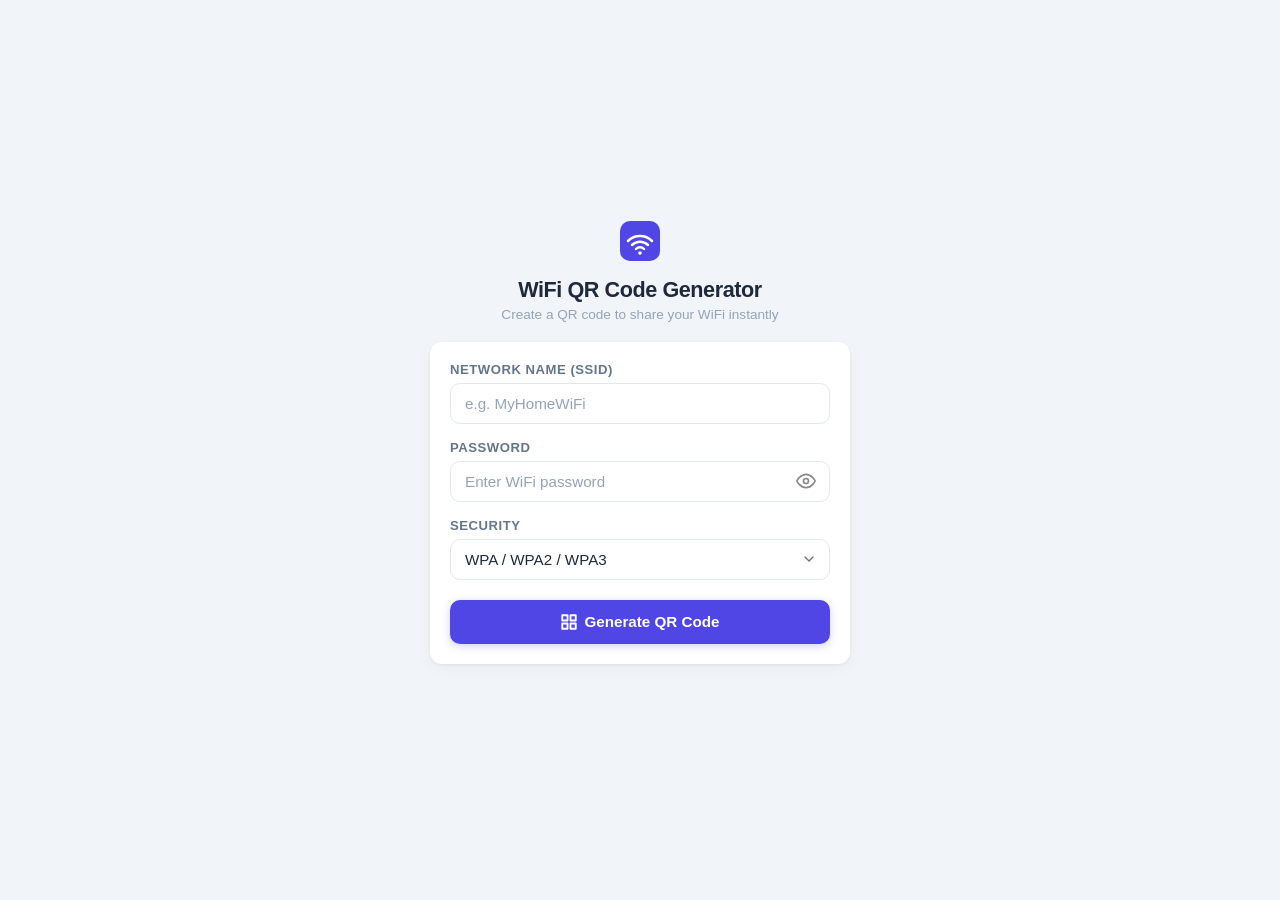
<file: index.html>
<!DOCTYPE html>
<html lang="en">
	<head>
		<meta charset="UTF-8">
		<meta name="viewport" content="width=device-width, initial-scale=1.0, viewport-fit=cover">
		<meta name="theme-color" content="#4f46e5">
		<meta name="apple-mobile-web-app-capable" content="yes">
		<meta name="apple-mobile-web-app-status-bar-style" content="black-translucent">
		<meta name="description" content="Generate QR codes for WiFi network access. Scan to connect instantly.">
		<title>WiFi QR Code Generator</title>
		<link rel="stylesheet" href="css/style.css">
		<link rel="manifest" href="manifest.json">
		<link rel="icon" href="icons/icon.svg" type="image/svg+xml">
		<link rel="apple-touch-icon" href="icons/icon-192.png">
	</head>
	<body>
		<div id="container">
			<!-- Header -->
			<div class="header">
				<div class="header-icon">
					<svg width="40" height="40" viewBox="0 0 40 40" fill="none">
						<rect width="40" height="40" rx="10" fill="#4f46e5"/>
						<path d="M12 24a11.5 11.5 0 0 1 16 0" stroke="#fff" stroke-width="2.5" stroke-linecap="round"/>
						<path d="M8 20a17 17 0 0 1 24 0" stroke="#fff" stroke-width="2.5" stroke-linecap="round"/>
						<path d="M16 28a5.5 5.5 0 0 1 8 0" stroke="#fff" stroke-width="2.5" stroke-linecap="round"/>
						<circle cx="20" cy="32" r="1.8" fill="#fff"/>
					</svg>
				</div>
				<h1>WiFi QR Code Generator</h1>
				<p class="subtitle">Create a QR code to share your WiFi instantly</p>
			</div>

			<!-- Install banner -->
			<div id="installBanner" class="install-banner">
				<span>📲 Install this app for offline use</span>
				<button class="btn btn-install" id="installBtn">Install</button>
			</div>

			<!-- Form card -->
			<div class="card">
				<form id="wifi-form">
					<div class="form-group">
						<label for="ssid">Network Name (SSID)</label>
						<input type="text" id="ssid" placeholder="e.g. MyHomeWiFi" required>
					</div>

					<div class="form-group">
						<label for="password">Password</label>
						<div class="password-wrapper">
							<input type="password" id="password" placeholder="Enter WiFi password" required>
							<button type="button" id="togglePassword" class="toggle-pw" aria-label="Toggle password visibility">
								<svg id="eyeIcon" width="20" height="20" viewBox="0 0 24 24" fill="none" stroke="#888" stroke-width="2" stroke-linecap="round" stroke-linejoin="round">
									<path d="M1 12s4-8 11-8 11 8 11 8-4 8-11 8-11-8-11-8z"/>
									<circle cx="12" cy="12" r="3"/>
								</svg>
							</button>
						</div>
					</div>

					<div class="form-group">
						<label for="encryption">Security</label>
						<select id="encryption">
							<option value="WPA">WPA / WPA2 / WPA3</option>
							<option value="WEP">WEP</option>
							<option value="nopass">Open (No password)</option>
						</select>
					</div>

					<button type="submit" class="btn btn-primary">
						<svg width="18" height="18" viewBox="0 0 24 24" fill="none" stroke="currentColor" stroke-width="2.5" stroke-linecap="round" stroke-linejoin="round" style="vertical-align: -3px; margin-right: 6px;">
							<rect x="3" y="3" width="7" height="7"/><rect x="14" y="3" width="7" height="7"/><rect x="3" y="14" width="7" height="7"/><rect x="14" y="14" width="7" height="7"/>
						</svg>
						Generate QR Code
					</button>
				</form>
			</div>

			<!-- QR Code result -->
			<div id="qrResult" class="card qr-result" style="display:none">
				<div class="qr-result-header">Your QR Code</div>
				<div id="qrCode"></div>
			</div>

			<!-- Saved networks -->
			<div id="savedSection" class="card saved-section" style="display:none">
				<div class="saved-header">
					<h2>
						<svg width="18" height="18" viewBox="0 0 24 24" fill="none" stroke="currentColor" stroke-width="2" stroke-linecap="round" stroke-linejoin="round" style="vertical-align: -3px; margin-right: 4px;">
							<path d="M12 2L2 7l10 5 10-5-10-5z"/><path d="M2 17l10 5 10-5"/><path d="M2 12l10 5 10-5"/>
						</svg>
						History
					</h2>
					<button id="clearAll" class="btn btn-ghost">Clear All</button>
				</div>
				<ul id="savedList" class="saved-list"></ul>
			</div>
		</div>

		<div id="toast" class="toast"></div>

		<script src="js/qrcode.min.js"></script>
		<script src="js/db.js"></script>
		<script src="js/app.js"></script>
	</body>
</html>
</file>
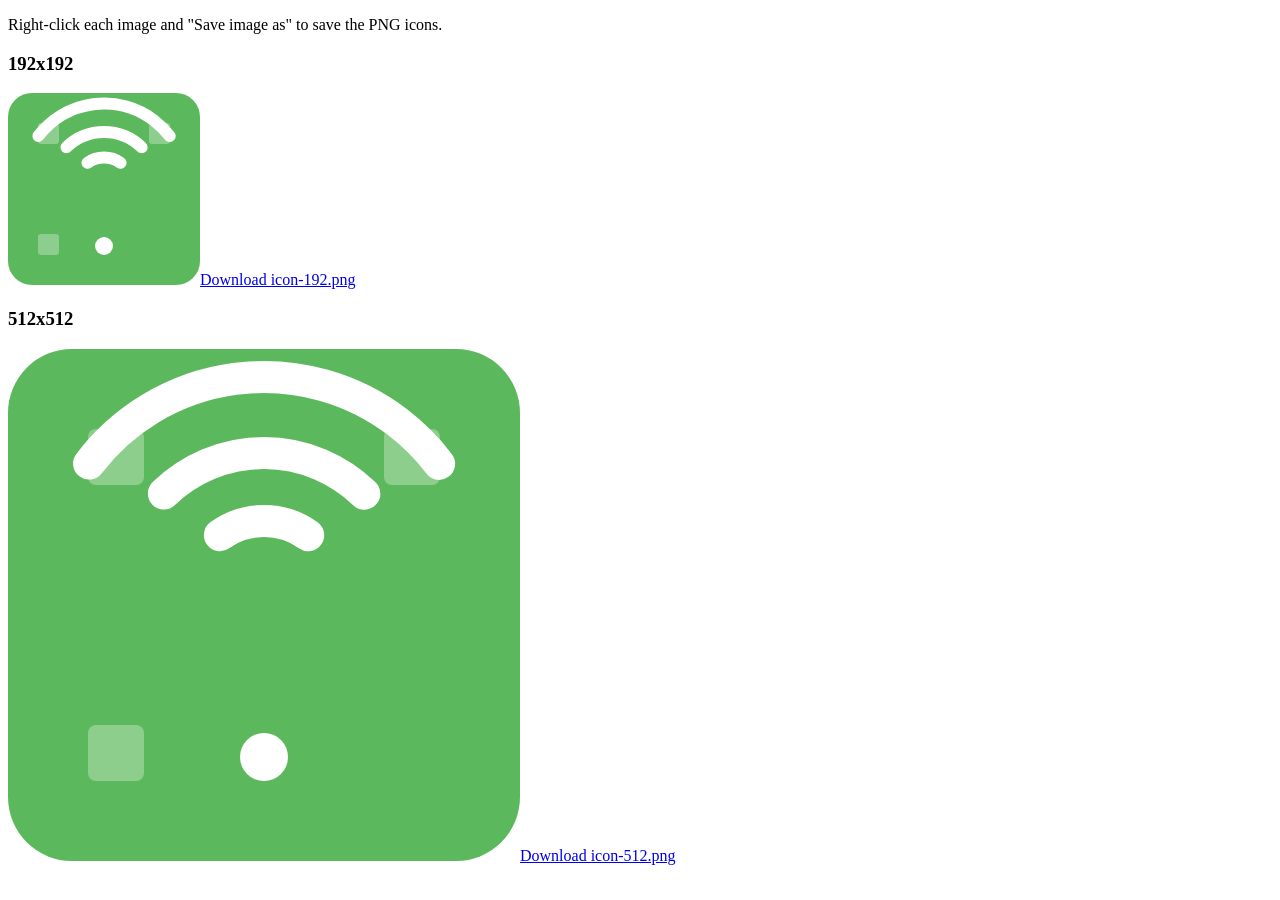
<file: icons/generate-icons.html>
<!DOCTYPE html>
<html>
<head><title>Generate Icons</title></head>
<body>
<p>Right-click each image and "Save image as" to save the PNG icons.</p>
<h3>192x192</h3>
<canvas id="c192" width="192" height="192"></canvas>
<h3>512x512</h3>
<canvas id="c512" width="512" height="512"></canvas>
<script>
function draw(canvas) {
	const s = canvas.width;
	const ctx = canvas.getContext("2d");
	const r = s / 512;

	// Background
	ctx.fillStyle = "#5cb85c";
	ctx.beginPath();
	ctx.roundRect(0, 0, s, s, 64 * r);
	ctx.fill();

	// WiFi arcs
	ctx.strokeStyle = "#fff";
	ctx.lineWidth = 32 * r;
	ctx.lineCap = "round";

	[[256, 248, 144, -0.8, -2.34], [256, 248, 220, -0.65, -2.49], [256, 248, 76, -0.95, -2.19]].forEach(([cx, cy, radius, start, end]) => {
		ctx.beginPath();
		ctx.arc(cx * r, cy * r, radius * r, end, start);
		ctx.stroke();
	});

	// Dot
	ctx.fillStyle = "#fff";
	ctx.beginPath();
	ctx.arc(256 * r, 408 * r, 24 * r, 0, Math.PI * 2);
	ctx.fill();

	// QR corners
	ctx.fillStyle = "rgba(255,255,255,0.3)";
	[[80, 80], [376, 80], [80, 376]].forEach(([x, y]) => {
		ctx.beginPath();
		ctx.roundRect(x * r, y * r, 56 * r, 56 * r, 8 * r);
		ctx.fill();
	});

	// Convert to downloadable link
	const link = document.createElement("a");
	link.download = `icon-${s}.png`;
	link.href = canvas.toDataURL("image/png");
	link.textContent = `Download icon-${s}.png`;
	canvas.parentNode.insertBefore(link, canvas.nextSibling);
}

draw(document.getElementById("c192"));
draw(document.getElementById("c512"));
</script>
</body>
</html>
</file>
<file: css/style.css>
/* === Reset & Base === */
*, *::before, *::after {
	box-sizing: border-box;
	margin: 0;
	padding: 0;
}

:root {
	--primary: #4f46e5;
	--primary-hover: #4338ca;
	--primary-light: #eef2ff;
	--danger: #ef4444;
	--danger-hover: #dc2626;
	--text: #1e293b;
	--text-secondary: #64748b;
	--text-muted: #94a3b8;
	--bg: #f1f5f9;
	--card: #ffffff;
	--border: #e2e8f0;
	--radius: 12px;
	--shadow: 0 1px 3px rgba(0, 0, 0, 0.06), 0 4px 16px rgba(0, 0, 0, 0.04);
}

body {
	font-family: -apple-system, BlinkMacSystemFont, "Segoe UI", Inter, Roboto, sans-serif;
	background: var(--bg);
	color: var(--text);
	padding: 16px;
	display: flex;
	justify-content: center;
	min-height: 100vh;
	-webkit-font-smoothing: antialiased;
}

/* === Layout === */
#container {
	max-width: 420px;
	width: 100%;
	padding: 8px 0 32px;
}

.card {
	background: var(--card);
	border-radius: var(--radius);
	box-shadow: var(--shadow);
	padding: 20px;
	margin-bottom: 16px;
}

/* === Header === */
.header {
	text-align: center;
	padding: 24px 0 20px;
}

.header-icon {
	margin-bottom: 12px;
}

h1 {
	font-size: 1.35rem;
	font-weight: 700;
	color: var(--text);
	letter-spacing: -0.02em;
}

.subtitle {
	color: var(--text-muted);
	font-size: 0.85rem;
	margin-top: 4px;
}

/* === Form === */
.form-group {
	margin-bottom: 16px;
}

.form-group label {
	display: block;
	font-size: 0.82rem;
	font-weight: 600;
	color: var(--text-secondary);
	margin-bottom: 6px;
	text-transform: uppercase;
	letter-spacing: 0.04em;
}

.form-group input,
.form-group select {
	width: 100%;
	padding: 11px 14px;
	border: 1.5px solid var(--border);
	border-radius: 10px;
	font-size: 0.95rem;
	color: var(--text);
	background: var(--card);
	transition: border-color 0.2s, box-shadow 0.2s;
	appearance: none;
	-webkit-appearance: none;
}

.form-group input::placeholder {
	color: var(--text-muted);
}

.form-group input:focus,
.form-group select:focus {
	outline: none;
	border-color: var(--primary);
	box-shadow: 0 0 0 3px var(--primary-light);
}

.form-group input:disabled {
	background: var(--bg);
	color: var(--text-muted);
	border-color: var(--border);
}

/* Override browser autofill styling */
.form-group input:-webkit-autofill,
.form-group input:-webkit-autofill:hover,
.form-group input:-webkit-autofill:focus {
	-webkit-text-fill-color: var(--text);
	-webkit-box-shadow: 0 0 0 1000px var(--card) inset;
	transition: background-color 5000s ease-in-out 0s;
}

/* Select arrow */
.form-group select {
	background-image: url("data:image/svg+xml,%3Csvg xmlns='http://www.w3.org/2000/svg' width='16' height='16' viewBox='0 0 24 24' fill='none' stroke='%2364748b' stroke-width='2' stroke-linecap='round'%3E%3Cpath d='M6 9l6 6 6-6'/%3E%3C/svg%3E");
	background-repeat: no-repeat;
	background-position: right 12px center;
	padding-right: 36px;
}

/* Password toggle */
.password-wrapper {
	position: relative;
}

.password-wrapper input {
	padding-right: 44px;
}

.toggle-pw {
	position: absolute;
	right: 10px;
	top: 50%;
	transform: translateY(-50%);
	background: none;
	border: none;
	cursor: pointer;
	padding: 4px;
	border-radius: 6px;
	display: flex;
	align-items: center;
	justify-content: center;
}

.toggle-pw:hover {
	background: var(--bg);
}

/* === Buttons === */
.btn {
	display: inline-flex;
	align-items: center;
	justify-content: center;
	border: none;
	border-radius: 10px;
	font-size: 0.95rem;
	font-weight: 600;
	cursor: pointer;
	transition: background 0.15s, transform 0.1s, box-shadow 0.15s;
	text-decoration: none;
	line-height: 1;
}

.btn:active {
	transform: scale(0.97);
}

.btn-primary {
	width: 100%;
	padding: 13px;
	background: var(--primary);
	color: white;
	margin-top: 4px;
	box-shadow: 0 2px 8px rgba(79, 70, 229, 0.25);
}

.btn-primary:hover {
	background: var(--primary-hover);
	box-shadow: 0 4px 12px rgba(79, 70, 229, 0.35);
}

.btn-download {
	width: 100%;
	padding: 12px;
	background: var(--text);
	color: white;
	margin-top: 16px;
	font-size: 0.9rem;
}

.btn-download:hover {
	background: #0f172a;
}

.btn-delete {
	background: none;
	color: var(--text-muted);
	padding: 6px 10px;
	font-size: 0.78rem;
	border-radius: 8px;
}

.btn-delete:hover {
	background: #fef2f2;
	color: var(--danger);
}

.btn-ghost {
	background: none;
	color: var(--text-muted);
	padding: 6px 12px;
	font-size: 0.8rem;
	border-radius: 8px;
}

.btn-ghost:hover {
	background: var(--bg);
	color: var(--danger);
}

.btn-install {
	background: var(--primary);
	color: white;
	padding: 8px 18px;
	font-size: 0.82rem;
	border-radius: 8px;
}

.btn-install:hover {
	background: var(--primary-hover);
}

/* === QR Code Result === */
.qr-result {
	text-align: center;
}

.qr-result-header {
	font-size: 0.82rem;
	font-weight: 600;
	text-transform: uppercase;
	letter-spacing: 0.04em;
	color: var(--text-muted);
	margin-bottom: 16px;
}

#qrCode {
	display: inline-block;
	padding: 16px;
	background: white;
	border-radius: 12px;
	border: 2px solid var(--border);
}

#qrCode canvas {
	display: block;
	max-width: 220px;
	width: 100%;
	height: auto !important;
}

#qrCode img {
	display: block;
	max-width: 220px;
	width: 100%;
	height: auto;
}

/* === Saved Networks === */
.saved-section {
	padding: 16px 20px;
}

.saved-header {
	display: flex;
	align-items: center;
	justify-content: space-between;
	margin-bottom: 12px;
}

.saved-header h2 {
	font-size: 0.95rem;
	font-weight: 700;
	color: var(--text);
}

.saved-list {
	list-style: none;
}

.saved-item {
	display: flex;
	align-items: center;
	justify-content: space-between;
	padding: 12px 14px;
	border-radius: 10px;
	margin-bottom: 6px;
	transition: background 0.12s;
	border: 1.5px solid transparent;
}

.saved-item:hover {
	background: var(--primary-light);
	border-color: rgba(79, 70, 229, 0.15);
}

.saved-item-info {
	cursor: pointer;
	flex: 1;
	min-width: 0;
}

.saved-item-ssid {
	font-weight: 600;
	font-size: 0.9rem;
	color: var(--text);
	white-space: nowrap;
	overflow: hidden;
	text-overflow: ellipsis;
}

.saved-item-meta {
	font-size: 0.72rem;
	color: var(--text-muted);
	margin-top: 2px;
}

.saved-item-actions {
	flex-shrink: 0;
	margin-left: 8px;
}

/* === Toast === */
.toast {
	position: fixed;
	bottom: 32px;
	left: 50%;
	transform: translateX(-50%) translateY(80px);
	background: var(--text);
	color: white;
	padding: 10px 24px;
	border-radius: 100px;
	font-size: 0.85rem;
	font-weight: 500;
	opacity: 0;
	transition: transform 0.3s cubic-bezier(0.16, 1, 0.3, 1), opacity 0.3s;
	z-index: 1000;
	pointer-events: none;
	box-shadow: 0 8px 24px rgba(0, 0, 0, 0.15);
}

.toast.show {
	transform: translateX(-50%) translateY(0);
	opacity: 1;
}

/* === Install Banner === */
.install-banner {
	display: none;
	align-items: center;
	justify-content: space-between;
	background: var(--primary-light);
	border: 1.5px solid rgba(79, 70, 229, 0.15);
	border-radius: var(--radius);
	padding: 12px 16px;
	margin-bottom: 16px;
	font-size: 0.85rem;
	color: var(--text);
}

/* === Responsive === */
@media (max-width: 480px) {
	body {
		padding: 8px;
	}

	#container {
		padding: 4px 0 24px;
	}

	.card {
		border-radius: 10px;
		padding: 16px;
	}

	h1 {
		font-size: 1.2rem;
	}

	.form-group input,
	.form-group select {
		padding: 12px 14px;
		font-size: 16px; /* prevents iOS zoom */
	}

	#qrCode canvas,
	#qrCode img {
		max-width: 180px;
	}
}

@media (min-width: 769px) {
	body {
		align-items: center;
	}
}

/* Safe area */
@supports (padding: env(safe-area-inset-bottom)) {
	body {
		padding-bottom: calc(16px + env(safe-area-inset-bottom));
	}
}
</file>
